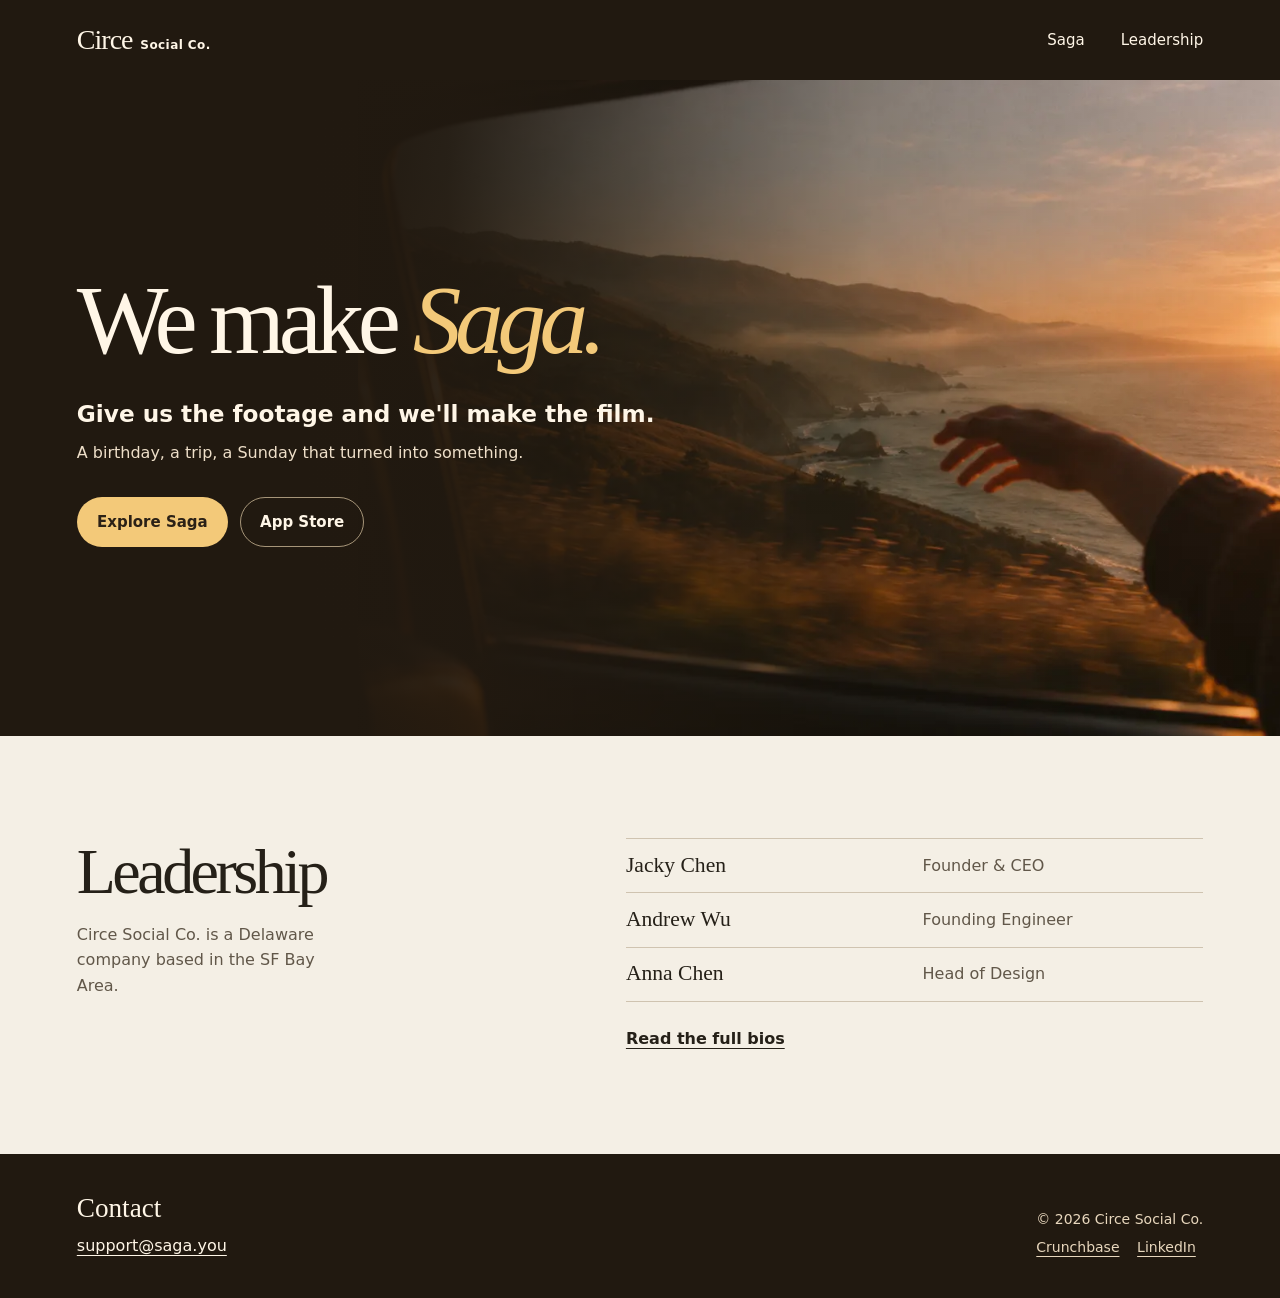
<file: index.html>
<!doctype html>
<html lang="en">
  <head>
    <meta charset="utf-8" />
    <meta name="viewport" content="width=device-width, initial-scale=1" />
    <title>Circe Social Co.</title>
    <meta
      name="description"
      content="Circe Social Co. is a Delaware company based in the SF Bay Area. We make Saga."
    />
    <link rel="canonical" href="https://circe.social/" />
    <meta property="og:type" content="website" />
    <meta property="og:site_name" content="Circe Social Co." />
    <meta property="og:title" content="Circe Social Co." />
    <meta
      property="og:description"
      content="Circe Social Co. is a Delaware company based in the SF Bay Area. We make Saga."
    />
    <meta property="og:url" content="https://circe.social/" />
    <link rel="stylesheet" href="/styles.css" />
    <link rel="preload" href="/saga-coast.webp" as="image" />
    <script type="application/ld+json">
      {
        "@context": "https://schema.org",
        "@type": "Organization",
        "name": "Circe Social Co.",
        "legalName": "Circe Social Co.",
        "url": "https://circe.social/",
        "email": "support@saga.you",
        "foundingLocation": "San Francisco Bay Area, California",
        "sameAs": [
          "https://www.crunchbase.com/organization/circe-social-co",
          "https://www.linkedin.com/company/sagayou/"
        ],
        "founder": {
          "@type": "Person",
          "name": "Jacky Chen",
          "jobTitle": "Founder & CEO",
          "sameAs": "https://www.linkedin.com/in/jackychen8/"
        },
        "employee": [
          {
            "@type": "Person",
            "name": "Jacky Chen",
            "jobTitle": "Founder & CEO",
            "sameAs": "https://www.linkedin.com/in/jackychen8/"
          },
          {
            "@type": "Person",
            "name": "Andrew Wu",
            "jobTitle": "Founding Engineer",
            "sameAs": "https://www.linkedin.com/in/wuandr/"
          },
          {
            "@type": "Person",
            "name": "Anna Chen",
            "jobTitle": "Head of Design",
            "sameAs": "https://www.linkedin.com/in/annaxchen/"
          }
        ],
        "brand": {
          "@type": "Brand",
          "name": "Saga",
          "url": "https://saga.you/"
        }
      }
    </script>
  </head>
  <body>
    <a class="skip-link" href="#main">Skip to content</a>
    <header class="site-header">
      <div class="shell header-inner">
        <a class="wordmark" href="/" aria-current="page">Circe<span> Social Co.</span></a>
        <nav aria-label="Site">
          <a href="#saga">Saga</a>
          <a href="/team/">Leadership</a>
        </nav>
      </div>
    </header>
    <main id="main">
      <section class="hero" id="saga" aria-labelledby="title">
        <div class="hero-image"></div>
        <div class="shell hero-content">
          <h1 id="title">We make <em>Saga.</em></h1>
          <p class="hero-line">Give us the footage and we'll make the film.</p>
          <p class="hero-detail">A birthday, a trip, a Sunday that turned into something.</p>
          <div class="actions">
            <a class="button button-primary" href="https://saga.you/">Explore Saga</a>
            <a class="button button-secondary" href="https://apps.apple.com/us/app/saga-films/id6793835911">App Store</a>
          </div>
        </div>
      </section>
      <section class="shell overview" aria-labelledby="leadership">
        <div class="overview-intro">
          <h2 id="leadership">Leadership</h2>
          <p>Circe Social Co. is a Delaware company based in the SF Bay Area.</p>
        </div>
        <div>
          <ul class="people">
            <li><strong>Jacky Chen</strong><span>Founder &amp; CEO</span></li>
            <li><strong>Andrew Wu</strong><span>Founding Engineer</span></li>
            <li><strong>Anna Chen</strong><span>Head of Design</span></li>
          </ul>
          <a class="text-link" href="/team/">Read the full bios</a>
        </div>
      </section>
    </main>
    <footer class="site-footer">
      <div class="shell footer-inner">
        <div>
          <h2>Contact</h2>
          <a href="mailto:support@saga.you">support@saga.you</a>
        </div>
        <div class="footer-meta">
          <p>© 2026 Circe Social Co.</p>
          <div class="footer-links">
            <a href="https://www.crunchbase.com/organization/circe-social-co">Crunchbase</a>
            <a href="https://www.linkedin.com/company/sagayou/">LinkedIn</a>
          </div>
        </div>
      </div>
    </footer>
  </body>
</html>
</file>
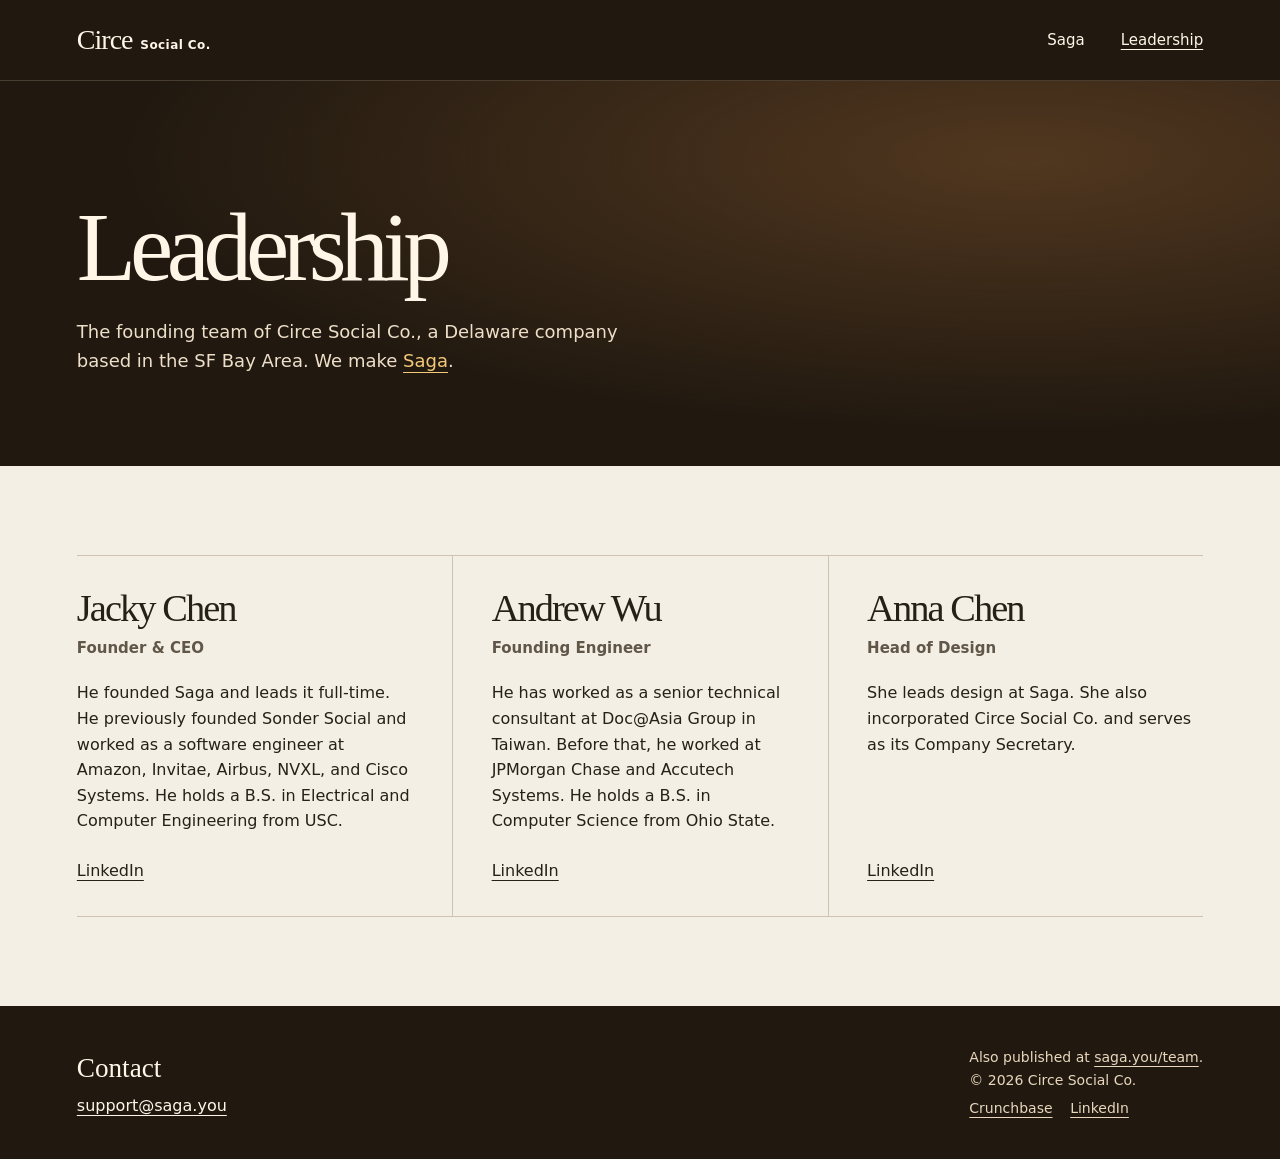
<file: team/index.html>
<!doctype html>
<html lang="en">
  <head>
    <meta charset="utf-8" />
    <meta name="viewport" content="width=device-width, initial-scale=1" />
    <title>Leadership — Circe Social Co.</title>
    <meta
      name="description"
      content="The founding team of Circe Social Co., the company that makes Saga: Jacky Chen, Andrew Wu, and Anna Chen."
    />
    <link rel="canonical" href="https://circe.social/team/" />
    <meta property="og:type" content="website" />
    <meta property="og:site_name" content="Circe Social Co." />
    <meta property="og:title" content="Leadership — Circe Social Co." />
    <meta
      property="og:description"
      content="The founding team of Circe Social Co., the company that makes Saga."
    />
    <meta property="og:url" content="https://circe.social/team/" />
    <link rel="stylesheet" href="/styles.css" />
  </head>
  <body>
    <a class="skip-link" href="#main">Skip to content</a>
    <header class="site-header">
      <div class="shell header-inner">
        <a class="wordmark" href="/">Circe<span> Social Co.</span></a>
        <nav aria-label="Site">
          <a href="/#saga">Saga</a>
          <a href="/team/" aria-current="page">Leadership</a>
        </nav>
      </div>
    </header>
    <main id="main">
      <section class="team-hero" aria-labelledby="title">
        <div class="shell">
          <h1 id="title">Leadership</h1>
          <p>The founding team of Circe Social Co., a Delaware company based in the SF Bay Area. We make <a href="https://saga.you/">Saga</a>.</p>
        </div>
      </section>

      <section class="shell bios" aria-label="People">
        <!-- Keep these bios word-for-word with saga.you/team
             (Saga-React-WebApp src/content/team.ts). The reviewer compares both. -->
        <article class="person">
          <h2>Jacky Chen</h2>
          <p class="role">Founder &amp; CEO</p>
          <p>
            He founded Saga and leads it full-time. He previously founded Sonder Social and
            worked as a software engineer at Amazon, Invitae, Airbus, NVXL, and Cisco Systems.
            He holds a B.S. in Electrical and Computer Engineering from USC.
          </p>
          <p class="profile-link"><a href="https://www.linkedin.com/in/jackychen8/">LinkedIn</a></p>
        </article>

        <article class="person">
          <h2>Andrew Wu</h2>
          <p class="role">Founding Engineer</p>
          <p>
            He has worked as a senior technical consultant at Doc@Asia Group in Taiwan. Before
            that, he worked at JPMorgan Chase and Accutech Systems. He holds a B.S. in Computer
            Science from Ohio State.
          </p>
          <p class="profile-link"><a href="https://www.linkedin.com/in/wuandr/">LinkedIn</a></p>
        </article>

        <article class="person">
          <h2>Anna Chen</h2>
          <p class="role">Head of Design</p>
          <p>
            She leads design at Saga. She also incorporated Circe Social Co. and serves as its
            Company Secretary.
          </p>
          <p class="profile-link"><a href="https://www.linkedin.com/in/annaxchen/">LinkedIn</a></p>
        </article>
      </section>
    </main>
    <footer class="site-footer">
      <div class="shell footer-inner">
        <div>
          <h2>Contact</h2>
          <a href="mailto:support@saga.you">support@saga.you</a>
        </div>
        <div class="footer-meta">
          <p>Also published at <a href="https://saga.you/team">saga.you/team</a>.</p>
          <p>© 2026 Circe Social Co.</p>
          <div class="footer-links">
            <a href="https://www.crunchbase.com/organization/circe-social-co">Crunchbase</a>
            <a href="https://www.linkedin.com/company/sagayou/">LinkedIn</a>
          </div>
        </div>
      </div>
    </footer>
  </body>
</html>
</file>
<file: styles.css>
:root {
  color-scheme: light dark;
  --ink: #252018;
  --paper: #f4efe5;
  --muted: #615749;
  --rule: #cfc3b0;
  --night: #211910;
  --light: #fff6e7;
  --gold: #f3c979;
  --shell: 74rem;
  --gutter: clamp(1.5rem, 6vw, 6rem);
  --heading: "Iowan Old Style", "Palatino Linotype", Georgia, serif;
  --body: system-ui, sans-serif;
}

*, *::before, *::after { box-sizing: border-box; }
html { -webkit-text-size-adjust: 100%; }

body {
  margin: 0;
  background: var(--paper);
  color: var(--ink);
  font: 1rem/1.6 var(--body);
}

h1, h2, p { margin: 0; }
h1, h2 { font-family: var(--heading); font-weight: 400; line-height: 1.05; }
a { color: inherit; text-underline-offset: .25em; }
a:hover { text-decoration-thickness: .12em; }
:focus-visible { outline: 2px solid currentColor; outline-offset: 5px; }

.shell {
  width: min(var(--shell), calc(100% - 2 * var(--gutter)));
  margin-inline: auto;
}

.skip-link {
  position: absolute;
  top: .75rem;
  left: .75rem;
  z-index: 5;
  padding: .5rem 1rem;
  background: var(--paper);
  transform: translateY(-200%);
}

.skip-link:focus { transform: none; }

.site-header, .site-footer {
  background: var(--night);
  color: var(--light);
}

.header-inner {
  min-height: 5rem;
  display: flex;
  align-items: center;
  justify-content: space-between;
  gap: 1rem;
}

.wordmark {
  font: 1.75rem/1 var(--heading);
  letter-spacing: -.035em;
  text-decoration: none;
}

.wordmark span {
  font: 600 .75rem/1 var(--body);
  letter-spacing: .035em;
  margin-left: .2rem;
}

nav, .actions, .footer-links { display: flex; align-items: center; flex-wrap: wrap; }
nav { gap: clamp(1rem, 3vw, 2.25rem); }
nav a { font-size: .9375rem; text-decoration: none; }
nav a:hover, nav a[aria-current] { text-decoration: underline; }

.hero, .team-hero { background-color: var(--night); color: var(--light); }
.hero {
  position: relative;
  isolation: isolate;
  background-image: radial-gradient(ellipse at 78% 45%, #5d3b1e, transparent 70%);
}

.hero-image {
  position: absolute;
  z-index: -1;
  inset: 0 0 0 28%;
  background-image: url("/saga-coast.webp");
  background-position: center;
  background-size: cover;
}

.hero::after {
  position: absolute;
  z-index: -1;
  inset: 0;
  content: "";
  background: linear-gradient(90deg, #211910 24%, #211910eF 35%, #21191045 68%, transparent);
}

.hero-content {
  min-height: clamp(32rem, 59vw, 41rem);
  display: flex;
  flex-direction: column;
  align-items: flex-start;
  justify-content: center;
  padding-block: 4rem;
}

h1 { font-size: clamp(3.45rem, 7.6vw, 7.7rem); letter-spacing: -.065em; }
h1 em { color: var(--gold); }
.hero-line { margin-top: 1.5rem; font-size: clamp(1.125rem, 2vw, 1.45rem); font-weight: 550; }
.hero-detail { margin-top: .45rem; color: #eedfc9; }
.actions { gap: .75rem; margin-top: 2rem; }

.button {
  display: inline-flex;
  align-items: center;
  justify-content: center;
  min-height: 3.1rem;
  padding: .625rem 1.2rem;
  border: 1px solid transparent;
  border-radius: 3rem;
  font-size: .9375rem;
  font-weight: 650;
  text-decoration: none;
}

.button-primary { background: var(--gold); color: #2b2116; }
.button-primary:hover { background: #ffe09f; }
.button-primary:focus-visible { outline-color: var(--light); }
.button-secondary { border-color: #f5dfb7a0; }
.button-secondary:hover { background-color: #fff5df20; }

.overview {
  display: grid;
  grid-template-columns: .9fr 1.1fr;
  gap: clamp(2rem, 6vw, 6rem);
  padding-block: clamp(3.5rem, 8vw, 7.5rem);
}

.overview h2 { font-size: clamp(2.6rem, 5vw, 4.6rem); letter-spacing: -.055em; }
.overview-intro p { max-width: 26ch; color: var(--muted); margin-top: 1rem; }
.people { margin: 0 0 1.5rem; padding: 0; list-style: none; border-top: 1px solid var(--rule); }
.people li {
  display: grid;
  grid-template-columns: 1fr 1fr;
  gap: .25rem 1rem;
  padding-block: .85rem;
  border-bottom: 1px solid var(--rule);
}

.people strong { font: 400 1.35rem/1.2 var(--heading); }
.people span, .role { color: var(--muted); }
.text-link { font-weight: 650; }

.team-hero {
  padding-block: clamp(3.5rem, 9vw, 8rem) clamp(3rem, 7vw, 6rem);
  border-top: 1px solid #f6dfb52e;
  background-image: radial-gradient(ellipse at 80% 20%, #51371f, transparent 62%);
}

.team-hero p { max-width: 37rem; margin-top: 1.25rem; color: #eedfc9; font-size: 1.125rem; }
.team-hero a { color: var(--gold); }

.bios {
  display: grid;
  grid-template-columns: repeat(3, minmax(0, 1fr));
  margin-block: clamp(3rem, 7vw, 6.5rem);
  border-block: 1px solid var(--rule);
}

.person { display: flex; flex-direction: column; padding: 2rem clamp(1.25rem, 3vw, 2.75rem); }
.person:first-child { padding-left: 0; }
.person:last-child { padding-right: 0; }
.person + .person { border-left: 1px solid var(--rule); }
.person h2 { font-size: clamp(1.9rem, 3vw, 3rem); letter-spacing: -.05em; }
.role { margin-block: .5rem 1.25rem; font-weight: 650; font-size: .9375rem; }
.profile-link { margin-top: auto; padding-top: 1.5rem; }

.footer-inner {
  display: flex;
  justify-content: space-between;
  flex-wrap: wrap;
  align-items: end;
  gap: 2rem;
  padding-block: 2.5rem;
}

.site-footer h2 { margin-bottom: .65rem; font-size: 1.7rem; }
.footer-meta { color: #e8d7bd; font-size: .875rem; }
.footer-links { gap: .5rem 1.1rem; margin-top: .35rem; }

@media (prefers-color-scheme: dark) {
  :root {
    --ink: #f7eddd;
    --paper: #2d251c;
    --muted: #ddcbb3;
    --rule: #675743;
  }
}

@media (max-width: 48rem) {
  .hero-content { min-height: 37rem; justify-content: flex-end; padding-bottom: 3rem; }
  .hero-image { inset: 0 0 18% 0; background-position: 58% center; }
  .hero::after { background: linear-gradient(0deg, #211910 14%, #211910cc 35%, #21191025 78%, transparent); }
  .overview, .bios { grid-template-columns: 1fr; }
  .person { padding-inline: 0; }
  .person + .person { border-left: 0; border-top: 1px solid var(--rule); }
}

@media (max-width: 25rem) {
  .wordmark { font-size: 1.4rem; }
  .wordmark span, nav a { font-size: .75rem; }
  .hero-content { min-height: 34rem; }
  .people li { grid-template-columns: 1fr; }
}
</file>
